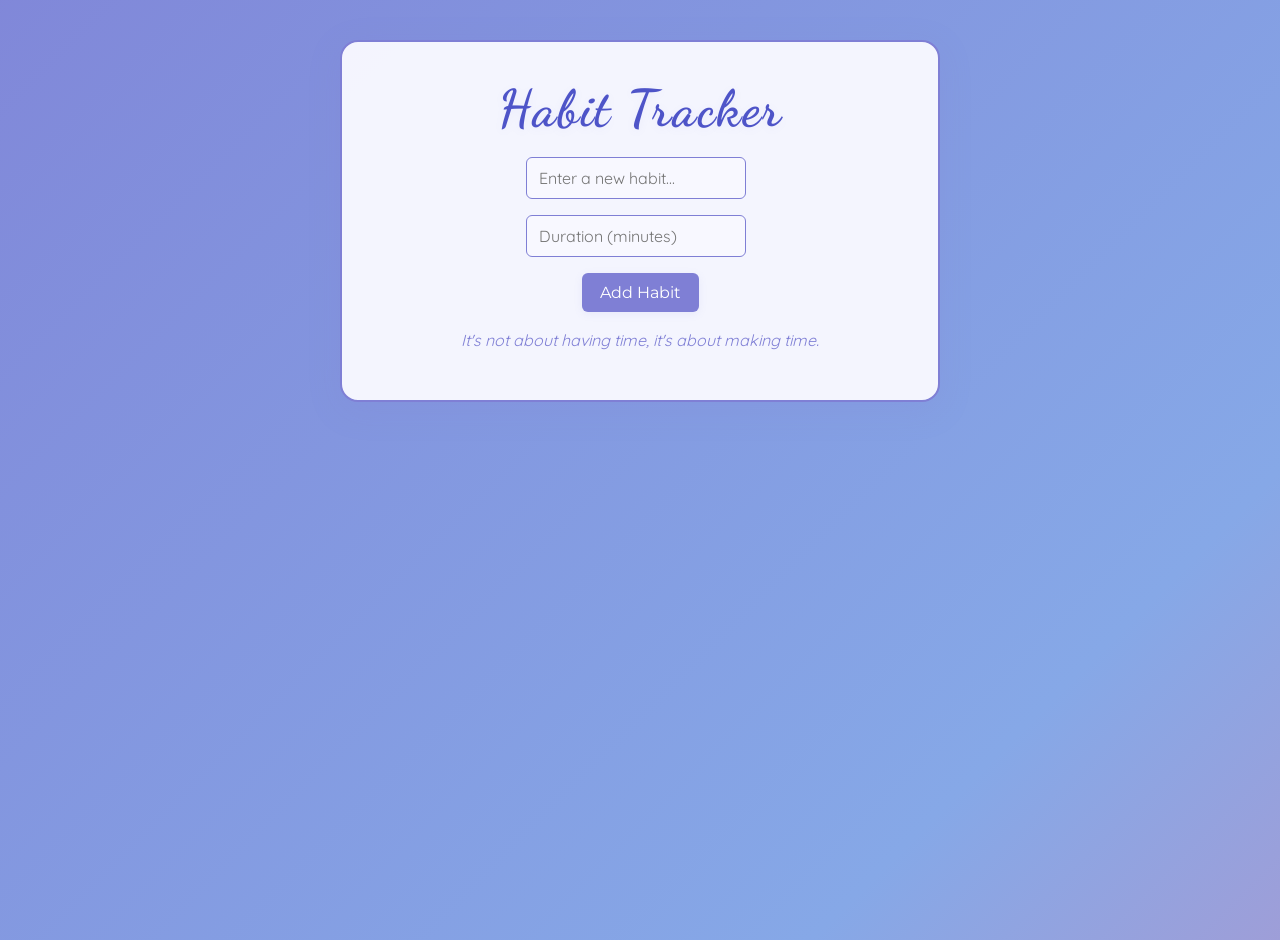
<file: habit-tracker/habit-tracker/index.html>
<!DOCTYPE html>
<html lang="en">
<head>

    <meta charset="UTF-8">
    <meta name="viewport" content="width=device-width, initial-scale=1.0">
    <title>Habit Tracker</title>
    <link rel="stylesheet" href="styles.css">

  <meta charset="UTF-8">
  <meta name="viewport" content="width=device-width, initial-scale=1.0">
  <title>Habit Tracker</title>
  <link rel="stylesheet" href="styles.css">
  <link rel="shortcut icon" href="./assets/image/favicon.png" type="image/x-icon">

</head>
<body>
    <div class="container">
        <h1>Habit Tracker</h1>
        <input type="text" id="habitInput" placeholder="Enter a new habit..." />
        <input type="number" id="timeInput" placeholder="Duration (minutes)" min="1" />
        <button id="addHabitBtn">Add Habit</button>
        <p class="quote" id="quote"></p>
        <ul id="habitList"></ul>
    </div>

    <script src="script.js"></script>
</body>
</html>
</file>
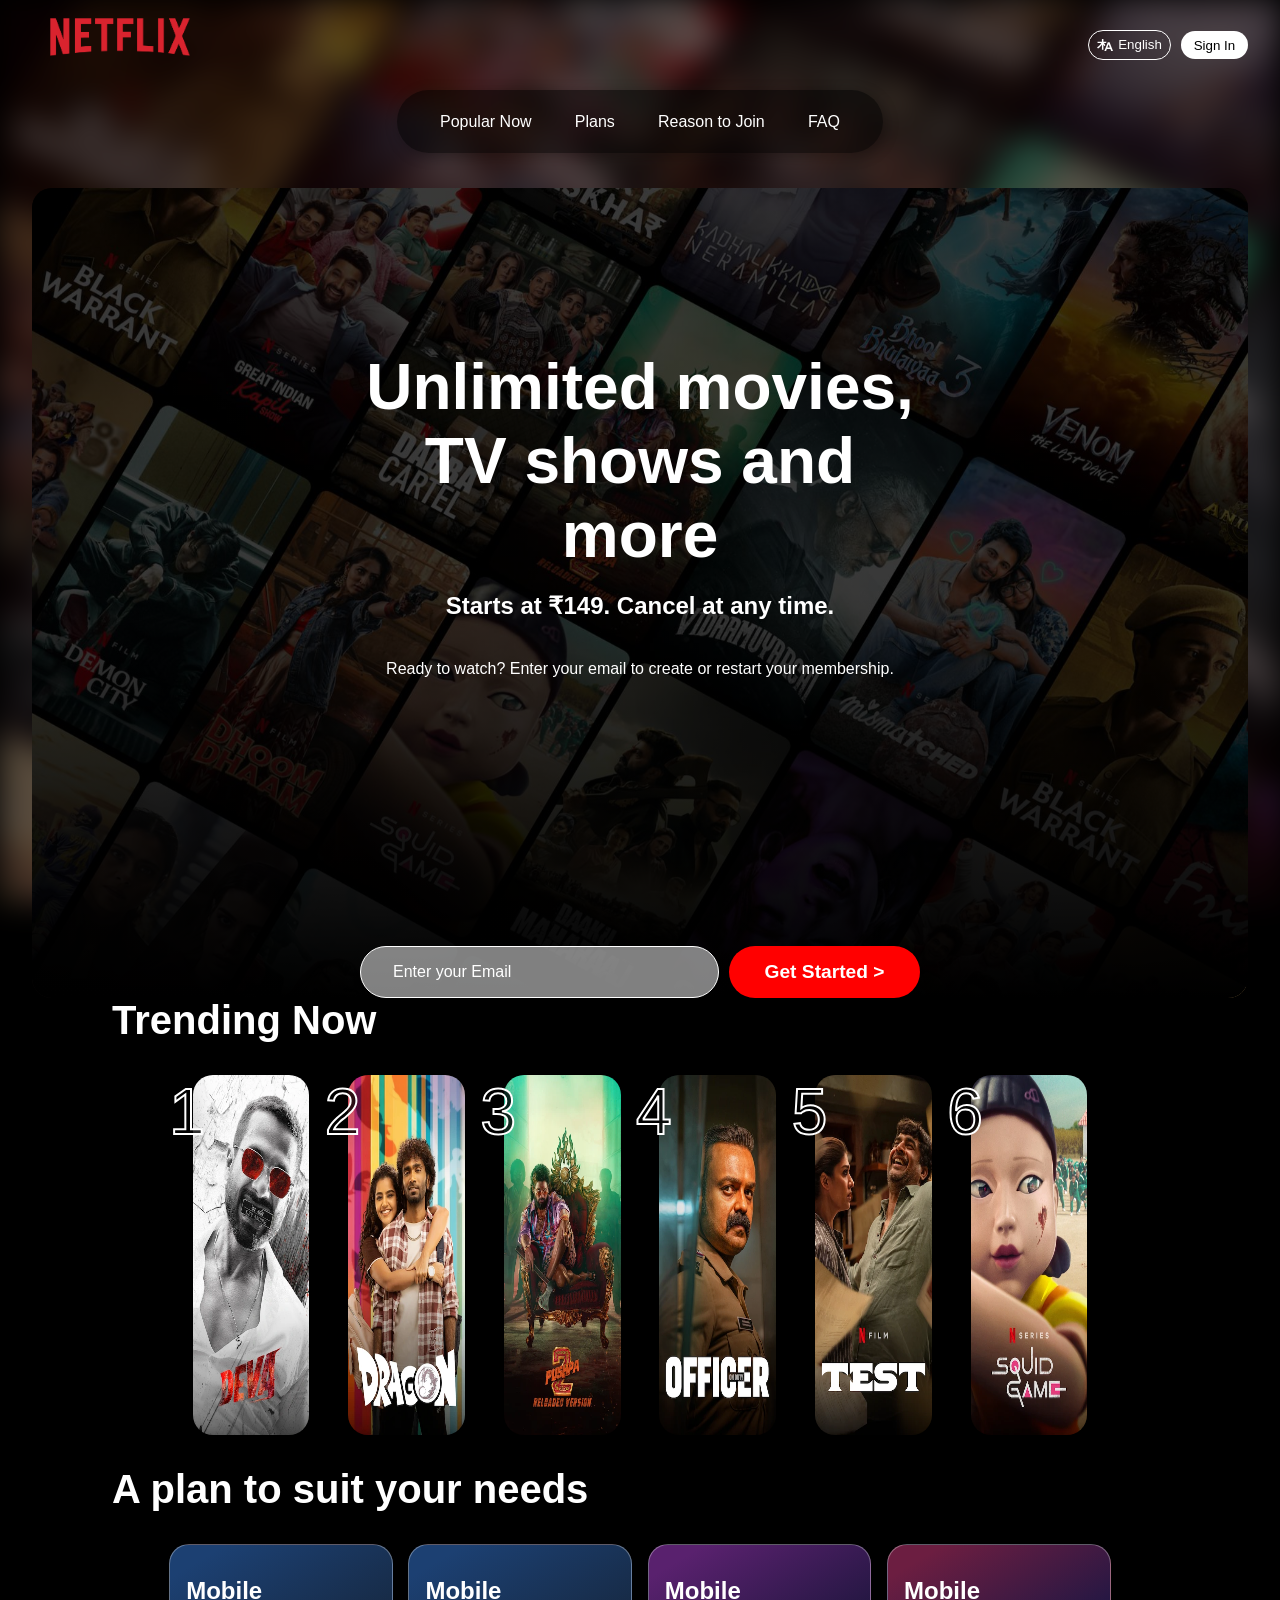
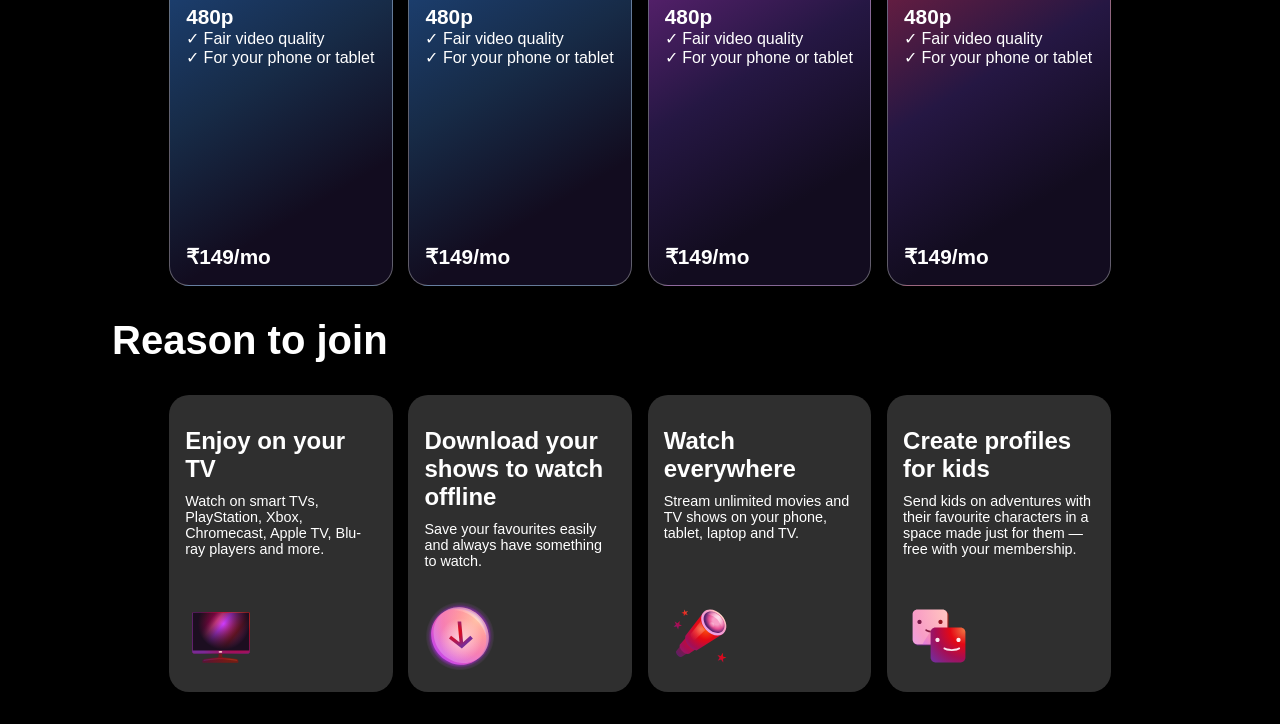
<file: netflix UI/Netflix clone/netflix.html>
<!DOCTYPE html>
<html lang="en">
<head>
    <meta charset="UTF-8">
    <meta name="viewport" content="width=device-width, initial-scale=1.0">
    <title>NETFLIX Clone</title>
    <link rel="stylesheet" href="netflix.css">
</head>
<body>
    <div class="mainNetflixContainer">
        <div class="backgroundContainer">
            <div class="pinkOverlay">
                
            </div>

        </div>
        <div class="contentContainer">
        <nav class="navContainer">
            <div class="upperNavBarSection">
                <div class="upperNavbarLeft">
                    <img class="netflixLogo" src="./NetflixLogo.png" alt="netflix logo">
                </div>
                <div class="upperNavbarRight">
                    <div class="navBarButtonContainer">
                        <div class="languageButtonContainer">
                            <button class="languageButton">
                                <svg xmlns="http://www.w3.org/2000/svg" fill="none" role="img" viewBox="0 0 16 16" width="16" 
                                height="16" data-icon="LanguagesSmall" 
                                aria-hidden="true"><path fill-rule="evenodd" clip-rule="evenodd" d="M10.7668 5.33333L10.5038 5.99715L9.33974 8.9355L8.76866 10.377L7.33333 14H9.10751L9.83505 12.0326H13.4217L14.162 14H16L12.5665 5.33333H10.8278H10.7668ZM10.6186 9.93479L10.3839 10.5632H11.1036H12.8856L11.6348 7.2136L10.6186 9.93479ZM9.52722 4.84224C9.55393 4.77481 9.58574 4.71045 9.62211 4.64954H6.41909V2H4.926V4.64954H0.540802V5.99715H4.31466C3.35062 7.79015 1.75173 9.51463 0 10.4283C0.329184 10.7138 0.811203 11.2391 1.04633 11.5931C2.55118 10.6795 3.90318 9.22912 4.926 7.57316V12.6667H6.41909V7.51606C6.81951 8.15256 7.26748 8.76169 7.7521 9.32292L8.31996 7.88955C7.80191 7.29052 7.34631 6.64699 6.9834 5.99715H9.06968L9.52722 4.84224Z" fill="currentColor"></path></svg>
                                <p>English</p>

                            </button>
                        </div>
                        <div class="signButtonContainer">
                            <button class="signinButton">Sign In</button>
                        </div>
                    </div>
                </div>
            </div>
            <div class="lowerNavbarSection">
                <ul class="menuList">
                    <li class="menuListItems">Popular Now</li>
                    <li class="menuListItems">Plans</li>
                    <li class="menuListItems">Reason to Join</li>
                    <li class="menuListItems">FAQ</li>

                </ul>
            </div>
        </nav>
        <section class="bannerSection">
            <div class="overlay"></div>
            <div class="bannerContainer">
                <h2>Unlimited movies, TV shows and more</h2>
                <h4>Starts at ₹149. Cancel at any time.</h4>
                <p>Ready to watch? Enter your email to create or restart your membership.</p>
                <div class="inputContainer">
                    <input type="email" placeholder="Enter your Email" class="emailInputBox">
                    <button class="getStartedButton">Get Started ></button>
                </div>

            </div>
        </section>
        <section class="carouselSection">
            <h2>Trending Now</h2>
            <div class="carousalCardContainer">
                
                <div class="carousalCard">
                    <div class="carouselNumberContainer">
                        <span>1</span>                    
                    </div>
                    <div class="carouselImageContainer">
                        <img class="carouselImage" src="./c1.webp">
                    </div>
                </div>
                <div class="carousalCard">
                    <div class="carouselNumberContainer">
                        <span>2</span>
                    </div>
                    <div class="carouselImageContainer">
                        <img class="carouselImage" src="./c2.webp">
                    </div>
                </div>
                <div class="carousalCard">
                    <div class="carouselNumberContainer"><span>3</span></div>
                    <div class="carouselImageContainer">
                        <img class="carouselImage" src="./c3n.png">
                    </div>
                </div>
                <div class="carousalCard">
                    <div class="carouselNumberContainer">
                        <span>4</span>
                    </div>
                    <div class="carouselImageContainer">
                        <img class="carouselImage" src="./c4.png">
                    </div>
                </div>
                <div class="carousalCard">
                    <div class="carouselNumberContainer">
                        <span>5</span></div>
                    <div class="carouselImageContainer">
                        <img class="carouselImage" src="./c5.png">
                    </div>
                </div>
                <div class="carousalCard">
                    <div class="carouselNumberContainer"><span>6</span></div>
                    <div class="carouselImageContainer">
                        <img class="carouselImage" src="./c6.png">
                    </div>
                </div>
            </div>
        </section>
        <section class="planSection">
            <h2>A plan to suit your needs</h2>
            <div class="plansContainer">
                <div class="planCard planCard1">
                    <div class="planCardsUpperContentt">
                        <h2>Mobile</h2>
                        <h4>480p</h4>
                        <p>&check; Fair video quality</p>
                        <p>&check; For your phone or tablet</p>
                    </div>
                    <div class="planCardsLowerContent">
                        <h4>₹149/mo</h4>
                    </div>
                </div>
                <div class="planCard planCard2">
                    <div class="planCardsUpperContentt">
                        <h2>Mobile</h2>
                        <h4>480p</h4>
                        <p>&check; Fair video quality</p>
                        <p>&check; For your phone or tablet</p>
                    </div>
                    <div class="planCardsLowerContent">
                        <h4>₹149/mo</h4>
                    </div>
                </div>
                <div class="planCard planCard3">
                    <div class="planCardsUpperContentt">
                        <h2>Mobile</h2>
                        <h4>480p</h4>
                        <p>&check; Fair video quality</p>
                        <p>&check; For your phone or tablet</p>
                    </div>
                    <div class="planCardsLowerContent">
                        <h4>₹149/mo</h4>
                    </div>
                </div>
                <div class="planCard planCard4">
                    <div class="planCardsUpperContentt">
                        <h2>Mobile</h2>
                        <h4>480p</h4>
                        <p>&check; Fair video quality</p>
                        <p>&check; For your phone or tablet</p>
                    </div>
                    <div class="planCardsLowerContent">
                        <h4>₹149/mo</h4>
                    </div>
                </div>
            </div>
        </section>
        <section class="reasonToJoinSection">
            <h2>Reason to join</h2>
            <div class="reasonsContainer">
                <div class="reasonCard reasonCard1">
                    <div class="reasonCardsUpperContentt">
                        <h2>Enjoy on your TV</h2>
                        <p>Watch on smart TVs, PlayStation, Xbox, Chromecast, Apple TV, Blu-ray players and more.</p>
                    </div>
                    <div class="reasonCardsLowerContent">
                        <svg width="72" height="72" viewBox="0 0 72 72" fill="none"><g id="television-core-small"><path id="Vector" fill-rule="evenodd" clip-rule="evenodd" d="M37.2 53.3992C37.2 52.7365 36.6628 52.1992 36 52.1992H34.8C34.1373 52.1992 33.6 52.7365 33.6 53.3992V56.2636C33.6 56.9129 33.0834 57.4433 32.4347 57.4739C30.3013 57.5744 28.1719 57.7834 26.0546 58.1011L19.444 59.0926C18.2692 59.2688 17.4 60.2782 17.4 61.4662V62.0992C17.4 62.4304 17.6686 62.6992 18 62.6992H52.8C53.1314 62.6992 53.4 62.4304 53.4 62.0992V61.4662C53.4 60.2782 52.5309 59.2688 51.3561 59.0926L44.7454 58.1011C42.6282 57.7834 40.4987 57.5744 38.3653 57.4739C37.7167 57.4433 37.2 56.9129 37.2 56.2636V53.3992Z" fill="url(#paint0_radial_5179_1308)"></path><path id="Vector_2" d="M18.6 60.7388C18.6 60.2306 18.9587 59.796 19.4602 59.711C22.0196 59.2775 29.7585 58.0508 35.4 58.0508C41.0415 58.0508 48.7804 59.2775 51.3398 59.711C51.8412 59.796 52.2 60.2306 52.2 60.7388C52.2 60.902 52.0575 61.0268 51.8967 61.0004C50.1219 60.707 40.9704 59.2409 35.4 59.2409C29.8295 59.2409 20.678 60.707 18.9033 61.0004C18.7425 61.0268 18.6 60.902 18.6 60.7388Z" fill="url(#paint1_radial_5179_1308)"></path><path id="Vector_3" d="M63 12H8.99995C8.00584 12 7.19995 12.8059 7.19995 13.8V51.6C7.19995 52.5941 8.00584 53.4 8.99995 53.4H63C63.9941 53.4 64.8 52.5941 64.8 51.6V13.8C64.8 12.8059 63.9941 12 63 12Z" fill="url(#paint2_linear_5179_1308)"></path><path id="Vector_4" d="M63 12H8.99995C8.00584 12 7.19995 12.8059 7.19995 13.8V51.6C7.19995 52.5941 8.00584 53.4 8.99995 53.4H63C63.9941 53.4 64.8 52.5941 64.8 51.6V13.8C64.8 12.8059 63.9941 12 63 12Z" fill="url(#paint3_radial_5179_1308)"></path><path id="Vector_5" fill-rule="evenodd" clip-rule="evenodd" d="M8.99995 12.6H63C63.663 12.6 64.2 13.1372 64.2 13.8V50.4H7.79995V13.8C7.79995 13.1372 8.33719 12.6 8.99995 12.6ZM7.19995 50.4V13.8C7.19995 12.8059 8.00581 12 8.99995 12H63C63.9942 12 64.8 12.8059 64.8 13.8V50.4V51.6C64.8 52.5941 63.9942 53.4 63 53.4H8.99995C8.00581 53.4 7.19995 52.5941 7.19995 51.6V50.4Z" fill="url(#paint4_radial_5179_1308)"></path><path id="Vector_6" d="M35.4 52.8C36.3941 52.8 37.2 52.3971 37.2 51.9C37.2 51.4029 36.3941 51 35.4 51C34.4059 51 33.6 51.4029 33.6 51.9C33.6 52.3971 34.4059 52.8 35.4 52.8Z" fill="url(#paint5_radial_5179_1308)"></path></g><defs><radialGradient id="paint0_radial_5179_1308" cx="0" cy="0" r="1" gradientUnits="userSpaceOnUse" gradientTransform="translate(50.3269 49.3723) rotate(118.526) scale(55.1579 46.2871)"><stop stop-color="#802600"></stop><stop offset="0.333333" stop-color="#6F181D"></stop><stop offset="0.666667" stop-color="#5B1333"></stop><stop offset="1" stop-color="#391945"></stop></radialGradient><radialGradient id="paint1_radial_5179_1308" cx="0" cy="0" r="1" gradientUnits="userSpaceOnUse" gradientTransform="translate(48.1077 53.6128) rotate(158.116) scale(32.7275 42.219)"><stop stop-color="#99421D"></stop><stop offset="0.333333" stop-color="#99161D"></stop><stop offset="0.666667" stop-color="#7D1845"></stop><stop offset="1" stop-color="#59216E"></stop></radialGradient><linearGradient id="paint2_linear_5179_1308" x1="10.4727" y1="14.9572" x2="56.1755" y2="51.4814" gradientUnits="userSpaceOnUse"><stop stop-color="#99161D"></stop><stop offset="0.245283" stop-color="#CA005B"></stop><stop offset="0.346698" stop-color="#FF479A"></stop><stop offset="0.46934" stop-color="#CC3CFF"></stop><stop offset="0.735849" stop-color="#BC1A22"></stop><stop offset="1" stop-color="#C94FF5"></stop></linearGradient><radialGradient id="paint3_radial_5179_1308" cx="0" cy="0" r="1" gradientUnits="userSpaceOnUse" gradientTransform="translate(38.6181 23.8286) rotate(90) scale(25.9571 25.8545)"><stop stop-color="#1C0E20" stop-opacity="0"></stop><stop offset="1" stop-color="#1C0E20"></stop></radialGradient><radialGradient id="paint4_radial_5179_1308" cx="0" cy="0" r="1" gradientUnits="userSpaceOnUse" gradientTransform="translate(54 20.1938) rotate(144.293) scale(47.2897 44.8232)"><stop stop-color="#EF7744"></stop><stop offset="0.333333" stop-color="#E50914"></stop><stop offset="0.666667" stop-color="#A70D53"></stop><stop offset="1" stop-color="#792A95"></stop></radialGradient><radialGradient id="paint5_radial_5179_1308" cx="0" cy="0" r="1" gradientUnits="userSpaceOnUse" gradientTransform="translate(36.525 51.3562) rotate(135) scale(4.58735)"><stop stop-color="#FFDCCC"></stop><stop offset="0.333333" stop-color="#FFBDC0"></stop><stop offset="0.666667" stop-color="#F89DC6"></stop><stop offset="1" stop-color="#E4A1FA"></stop></radialGradient></defs></svg>
                    </div>
                </div>
                <div class="reasonCard reasonCard2">
                    <div class="reasonCardsUpperContentt">
                        <h2>Download your shows to watch offline</h2>
                        <p>Save your favourites easily and always have something to watch.</p>
                    </div>
                    <div class="reasonCardsLowerContent">
                        <svg width="72" height="72" viewBox="0 0 72 72" fill="none"><g id="download-core-small"><path id="Vector" d="M36 70.2008C54.8882 70.2008 70.2001 54.8889 70.2001 36.0008C70.2001 17.1126 54.8882 1.80078 36 1.80078C17.1119 1.80078 1.80005 17.1126 1.80005 36.0008C1.80005 54.8889 17.1119 70.2008 36 70.2008Z" fill="url(#paint0_radial_5179_7940)"></path><path id="Vector_2" opacity="0.4" d="M64.7658 36.195C65.5206 51.5916 53.7908 63.5824 38.5668 62.977C23.3428 62.3722 10.3893 49.4 9.63446 34.0034C8.87954 18.6068 20.6091 6.61594 35.8331 7.22116C51.0571 7.82638 64.0104 20.7984 64.7658 36.195Z" fill="url(#paint1_radial_5179_7940)"></path><path id="Vector_3" d="M62.3657 37.9958C63.1205 53.3924 51.3908 65.3832 36.1668 64.7778C20.9428 64.173 7.9893 51.2008 7.23444 35.8041C6.47952 20.4075 18.2091 8.41672 33.4331 9.02194C48.6571 9.62716 61.6103 22.5992 62.3657 37.9958Z" fill="url(#paint2_radial_5179_7940)"></path><path id="Vector_4" opacity="0.5" d="M64.7658 36.195C65.5206 51.5916 53.7908 63.5824 38.5668 62.977C23.3428 62.3722 10.3893 49.4 9.63446 34.0034C8.87954 18.6068 20.6091 6.61594 35.8331 7.22116C51.0571 7.82638 64.0104 20.7984 64.7658 36.195Z" fill="url(#paint3_radial_5179_7940)"></path><path id="Vector_5" opacity="0.6" d="M36.9 60.6C48.6636 60.6 58.2 51.0637 58.2 39.3C58.2 27.5363 48.6636 18 36.9 18C25.1363 18 15.6 27.5363 15.6 39.3C15.6 51.0637 25.1363 60.6 36.9 60.6Z" fill="url(#paint4_radial_5179_7940)"></path><path id="Vector_6" fill-rule="evenodd" clip-rule="evenodd" d="M39.0849 42.2727L46.3387 35.76L48.8945 38.5142L38.9118 47.477L37.8466 48.4333L36.6071 47.477L24.9899 38.5142L27.0434 35.76L35.4849 42.2727L33.6 21.6016H37.2L39.0849 42.2727Z" fill="url(#paint5_radial_5179_7940)"></path><path id="Vector_7" opacity="0.4" fill-rule="evenodd" clip-rule="evenodd" d="M61.6566 34.9618C61.7832 35.3893 62.391 35.3233 62.3694 34.878C61.6962 21.1369 50.1509 9.55975 36.5817 9.01957C34.4606 8.93515 32.4155 9.12541 30.4772 9.55909C30.0745 9.64915 30.1575 10.2082 30.5697 10.2246C45.0094 10.7979 57.6246 21.2971 61.6566 34.9618Z" fill="url(#paint6_radial_5179_7940)"></path></g><defs><radialGradient id="paint0_radial_5179_7940" cx="0" cy="0" r="1" gradientUnits="userSpaceOnUse" gradientTransform="translate(36.0001 36.1837) rotate(-90) scale(34.3829)"><stop offset="0.782019" stop-color="#982DBE"></stop><stop offset="0.906819" stop-color="#B038DC" stop-opacity="0.2"></stop><stop offset="1" stop-color="#E4A1FA" stop-opacity="0"></stop></radialGradient><radialGradient id="paint1_radial_5179_7940" cx="0" cy="0" r="1" gradientUnits="userSpaceOnUse" gradientTransform="translate(52.9937 20.0992) rotate(135) scale(49.9836)"><stop stop-color="#FFDCCC"></stop><stop offset="0.333333" stop-color="#FFBDC0"></stop><stop offset="0.666667" stop-color="#F89DC6"></stop><stop offset="1" stop-color="#E4A1FA"></stop></radialGradient><radialGradient id="paint2_radial_5179_7940" cx="0" cy="0" r="1" gradientUnits="userSpaceOnUse" gradientTransform="translate(52.7999 19.6937) rotate(135) scale(53.1037)"><stop stop-color="#FFA984"></stop><stop offset="0.333333" stop-color="#FF787F"></stop><stop offset="0.666667" stop-color="#F45FA2"></stop><stop offset="1" stop-color="#C44AF1"></stop></radialGradient><radialGradient id="paint3_radial_5179_7940" cx="0" cy="0" r="1" gradientUnits="userSpaceOnUse" gradientTransform="translate(52.9937 20.0992) rotate(135) scale(49.9836)"><stop stop-color="#FFDCCC"></stop><stop offset="0.333333" stop-color="#FFBDC0"></stop><stop offset="0.666667" stop-color="#F89DC6"></stop><stop offset="1" stop-color="#E4A1FA"></stop></radialGradient><radialGradient id="paint4_radial_5179_7940" cx="0" cy="0" r="1" gradientUnits="userSpaceOnUse" gradientTransform="translate(36.9 39.3) scale(21.3)"><stop stop-color="white"></stop><stop offset="1" stop-color="white" stop-opacity="0"></stop></radialGradient><radialGradient id="paint5_radial_5179_7940" cx="0" cy="0" r="1" gradientUnits="userSpaceOnUse" gradientTransform="translate(31.2 32.1016) rotate(39.5226) scale(15.5567)"><stop stop-color="#EF7744"></stop><stop offset="0.2406" stop-color="#E50914"></stop><stop offset="1" stop-color="#792A95"></stop></radialGradient><radialGradient id="paint6_radial_5179_7940" cx="0" cy="0" r="1" gradientUnits="userSpaceOnUse" gradientTransform="translate(50.7 21.3) rotate(-180) scale(30)"><stop stop-color="white"></stop><stop offset="1" stop-color="white" stop-opacity="0"></stop></radialGradient></defs></svg>
                    </div>
                </div>
                <div class="reasonCard reasonCard3">
                    <div class="reasonCardsUpperContentt">
                        <h2>Watch everywhere</h2>
                        <p>Stream unlimited movies and TV shows on your phone, tablet, laptop and TV.</p>
                    </div>
                    <div class="reasonCardsLowerContent">
                        <svg width="72" height="72" viewBox="0 0 72 72" fill="none"><g id="telescope-core-small"><path id="Vector" d="M24.0492 36.6016L33.6 46.3898L17.8029 56.8633C17.8029 56.8633 15.8891 57.6983 13.625 55.2638C11.361 52.8293 12.1235 51.238 12.1235 51.238L24.0492 36.6016Z" fill="url(#paint0_radial_5179_1664)"></path><path id="Vector_2" d="M25.0344 34.1992L36 46.151L25.0616 53.8043C25.0616 53.8043 21.8289 55.0984 18.0987 51.0172C14.3686 46.9358 15.9198 44.5105 15.9198 44.5105L25.0344 34.1992Z" fill="url(#paint1_radial_5179_1664)"></path><path id="Vector_3" d="M39 13.0195L59.1 33.6788L32.5325 50.4142C32.5325 50.4142 28.7459 50.2552 24.3978 45.4897C20.0498 40.7243 21.4096 35.8101 21.4096 35.8101L39 13.0195Z" fill="url(#paint2_radial_5179_1664)"></path><path id="Vector_4" d="M57.6709 15.3516C63.1044 21.2807 63.9858 29.2883 59.6386 33.2371C55.2916 37.186 47.3628 35.5806 41.9292 29.6515C36.4954 23.7224 35.6145 15.7148 39.9615 11.766C44.3084 7.81716 52.2372 9.42252 57.6709 15.3516Z" fill="url(#paint3_radial_5179_1664)"></path><path id="Vector_5" d="M58.3787 31.255C54.8121 34.5032 48.2143 33.0817 43.6421 28.0798C39.07 23.078 38.2547 16.39 41.8213 13.1419C45.3879 9.89364 51.9857 11.3152 56.5579 16.3171C61.1298 21.3189 61.9452 28.0069 58.3787 31.255Z" fill="url(#paint4_radial_5179_1664)"></path><path id="Vector_6" opacity="0.85" d="M59.6783 28.823C60.576 24.1785 59.6544 20.5934 56.1603 16.6199C52.6662 12.6464 47.3508 10.8657 43.7796 12.7598C39.371 15.098 48.3734 13.5961 53.4577 19.5815C57.8259 24.724 58.8516 33.1009 59.6783 28.823Z" fill="url(#paint5_radial_5179_1664)"></path><path id="Vector_7" opacity="0.4" d="M50.3979 25.2452C50.4549 26.7239 49.2932 27.7677 47.8032 27.5766C46.3131 27.3856 45.059 26.032 45.002 24.5532C44.945 23.0745 46.1067 22.0307 47.5968 22.2218C49.0868 22.4128 50.341 23.7664 50.3979 25.2452Z" fill="url(#paint6_radial_5179_1664)"></path><path id="Vector_8" opacity="0.6" d="M36.9217 21.0039L26.4258 34.3627C26.3297 36.4604 28.2903 39.5534 30.0334 40.8344L41.2345 29.9105C39.6 28.2005 36.9591 24.1025 36.9217 21.0039Z" fill="url(#paint7_radial_5179_1664)"></path><path id="Vector_9" fill-rule="evenodd" clip-rule="evenodd" d="M20.0576 9.60156L21.479 11.7187L24 11.0654L22.3575 13.0272L23.7789 15.1444L21.3424 14.2397L19.7 16.2016L19.8365 13.6806L17.4 12.7759L19.9209 12.1225L20.0576 9.60156ZM58.776 52.8016L58.9623 56.4685L62.4 57.4188L59.0774 58.7347L59.2637 62.4016L57.0239 59.548L53.7014 60.8638L55.6397 57.7843L53.4 54.9307L56.8377 55.8811L58.776 52.8016ZM15.206 24.2101L15.8768 21.0016L13.4793 23.1964L10.6853 21.5563L11.9975 24.553L9.59998 26.7478L12.8085 26.405L14.1207 29.4016L14.7915 26.1931L18 25.8502L15.206 24.2101Z" fill="url(#paint8_linear_5179_1664)"></path></g><defs><radialGradient id="paint0_radial_5179_1664" cx="0" cy="0" r="1" gradientUnits="userSpaceOnUse" gradientTransform="translate(36.6875 32.7016) rotate(135) scale(34.9134)"><stop stop-color="#99421D"></stop><stop offset="0.333333" stop-color="#99161D"></stop><stop offset="0.666667" stop-color="#7D1845"></stop><stop offset="1" stop-color="#59216E"></stop></radialGradient><radialGradient id="paint1_radial_5179_1664" cx="0" cy="0" r="1" gradientUnits="userSpaceOnUse" gradientTransform="translate(42.5937 27.2992) rotate(135) scale(44.5477 44.5279)"><stop stop-color="#EF7744"></stop><stop offset="0.333333" stop-color="#E50914"></stop><stop offset="0.666667" stop-color="#A70D53"></stop><stop offset="1" stop-color="#792A95"></stop></radialGradient><radialGradient id="paint2_radial_5179_1664" cx="0" cy="0" r="1" gradientUnits="userSpaceOnUse" gradientTransform="translate(42.3 29.106) rotate(135) scale(31.8127)"><stop stop-color="#FB540D"></stop><stop offset="0.333333" stop-color="#E50914"></stop><stop offset="0.666667" stop-color="#A70D53"></stop><stop offset="1" stop-color="#792A95"></stop></radialGradient><radialGradient id="paint3_radial_5179_1664" cx="0" cy="0" r="1" gradientUnits="userSpaceOnUse" gradientTransform="translate(57.675 14.7078) rotate(134.326) scale(24.0433 24.0367)"><stop stop-color="#FFDCCC"></stop><stop offset="0.333333" stop-color="#FFBDC0"></stop><stop offset="0.666667" stop-color="#F89DC6"></stop><stop offset="1" stop-color="#E4A1FA"></stop></radialGradient><radialGradient id="paint4_radial_5179_1664" cx="0" cy="0" r="1" gradientUnits="userSpaceOnUse" gradientTransform="translate(52.1305 21.273) rotate(141.875) scale(9.87138 12.8159)"><stop offset="0.307292" stop-color="#F89DC6"></stop><stop offset="0.645392" stop-color="#E75094"></stop><stop offset="1" stop-color="#59216E"></stop></radialGradient><radialGradient id="paint5_radial_5179_1664" cx="0" cy="0" r="1" gradientUnits="userSpaceOnUse" gradientTransform="translate(55.8 15.6) rotate(135) scale(13.1522)"><stop stop-color="white"></stop><stop offset="1" stop-color="white" stop-opacity="0"></stop></radialGradient><radialGradient id="paint6_radial_5179_1664" cx="0" cy="0" r="1" gradientUnits="userSpaceOnUse" gradientTransform="translate(49.2362 22.9648) rotate(131.079) scale(5.08644 6.006)"><stop stop-color="white"></stop><stop offset="1" stop-color="white" stop-opacity="0"></stop></radialGradient><radialGradient id="paint7_radial_5179_1664" cx="0" cy="0" r="1" gradientUnits="userSpaceOnUse" gradientTransform="translate(36.8758 29.1353) rotate(137.622) scale(13.5764)"><stop stop-color="#FFA984"></stop><stop offset="1" stop-color="#F7636B" stop-opacity="0"></stop></radialGradient><linearGradient id="paint8_linear_5179_1664" x1="44.65" y1="27.9016" x2="24.25" y2="48.3016" gradientUnits="userSpaceOnUse"><stop stop-color="#EF7744"></stop><stop offset="0.333333" stop-color="#E50914"></stop><stop offset="0.666667" stop-color="#A70D53"></stop><stop offset="1" stop-color="#792A95"></stop></linearGradient></defs></svg>
                    </div>
                </div>
                <div class="reasonCard reasonCard4">
                    <div class="reasonCardsUpperContentt">
                        <h2>Create profiles for kids</h2>
                        <p>Send kids on adventures with their favourite characters in a space made just for them — free with your membership.</p>
                    </div>
                    <div class="reasonCardsLowerContent">
                        <svg width="72" height="72" viewBox="0 0 72 72" fill="none"><g id="profiles-core-small"><path id="Vector" d="M10.8 15.6008C10.8 12.9499 12.949 10.8008 15.5999 10.8008H40.8C43.4509 10.8008 45.6 12.9498 45.6 15.6008V40.8007C45.6 43.4516 43.4509 45.6007 40.8 45.6007H15.6C12.949 45.6007 10.8 43.4517 10.8 40.8007V15.6008Z" fill="url(#paint0_radial_5179_7919)"></path><path id="Vector_2" d="M9.59998 14.4016C9.59998 11.7506 11.749 9.60162 14.4 9.60156H39.6C42.251 9.60156 44.4 11.7506 44.4 14.4016V39.6015C44.4 42.2525 42.251 44.4015 39.6 44.4015H14.4C11.749 44.4016 9.59998 42.2525 9.59998 39.6015V14.4016Z" fill="url(#paint1_radial_5179_7919)"></path><path id="Vector_3" d="M18.6 21.9008C18.6 23.0606 17.6598 24.0008 16.5 24.0008C15.3402 24.0008 14.4 23.0606 14.4 21.9008C14.4 20.741 15.3402 19.8008 16.5 19.8008C17.6598 19.8008 18.6 20.741 18.6 21.9008Z" fill="url(#paint2_radial_5179_7919)"></path><path id="Vector_4" d="M39.6 21.9008C39.6 23.0606 38.6598 24.0008 37.5 24.0008C36.3402 24.0008 35.4 23.0606 35.4 21.9008C35.4 20.741 36.3402 19.8008 37.5 19.8008C38.6598 19.8008 39.6 20.741 39.6 21.9008Z" fill="url(#paint3_radial_5179_7919)"></path><path id="Vector_5" d="M23.6713 29.4501C23.2437 29.1967 22.6917 29.3379 22.4383 29.7655C22.1848 30.1932 22.3261 30.7452 22.7537 30.9986C23.8254 31.6337 26.769 32.7744 30.6375 32.7744C34.506 32.7744 37.4497 31.6337 38.5213 30.9986C38.949 30.7452 39.0902 30.1932 38.8368 29.7655C38.5834 29.3379 38.0313 29.1967 37.6037 29.4501C36.8191 29.9151 34.194 30.9744 30.6375 30.9744C27.081 30.9744 24.456 29.9151 23.6713 29.4501Z" fill="url(#paint4_radial_5179_7919)"></path><path id="Vector_6" opacity="0.35" d="M19.2 44.4016H28.2L32.4 27.6016C30.2787 28.1801 28.4542 29.5387 27.2921 31.4053L19.2 44.4016Z" fill="url(#paint5_radial_5179_7919)"></path><path id="Vector_7" d="M27.6 32.4016C27.6 29.7506 29.749 27.6016 32.4 27.6016L57.6 27.6016C60.2508 27.6016 62.4 29.7506 62.4 32.4016V57.6015C62.4 60.2524 60.2508 62.4016 57.6 62.4016H32.4C29.749 62.4016 27.6 60.2524 27.6 57.6016V32.4016Z" fill="url(#paint6_radial_5179_7919)"></path><path id="Vector_8" d="M36.6 39.9008C36.6 41.0606 35.6598 42.0008 34.5 42.0008C33.3402 42.0008 32.4 41.0606 32.4 39.9008C32.4 38.741 33.3402 37.8008 34.5 37.8008C35.6598 37.8008 36.6 38.741 36.6 39.9008Z" fill="url(#paint7_radial_5179_7919)"></path><path id="Vector_9" d="M57.6 39.9008C57.6 41.0606 56.6598 42.0008 55.5 42.0008C54.3402 42.0008 53.4 41.0606 53.4 39.9008C53.4 38.741 54.3402 37.8008 55.5 37.8008C56.6598 37.8008 57.6 38.741 57.6 39.9008Z" fill="url(#paint8_radial_5179_7919)"></path><path id="Vector_10" d="M41.8213 47.6025C41.3937 47.349 40.8416 47.4903 40.5882 47.9179C40.3348 48.3455 40.476 48.8976 40.9037 49.1509C41.9753 49.786 44.919 50.9267 48.7875 50.9267C52.656 50.9267 55.5996 49.786 56.6713 49.1509C57.0989 48.8976 57.2402 48.3455 56.9867 47.9179C56.7333 47.4903 56.1813 47.349 55.7537 47.6025C54.969 48.0674 52.344 49.1267 48.7875 49.1267C45.231 49.1267 42.6059 48.0674 41.8213 47.6025Z" fill="url(#paint9_radial_5179_7919)"></path></g><defs><radialGradient id="paint0_radial_5179_7919" cx="0" cy="0" r="1" gradientUnits="userSpaceOnUse" gradientTransform="translate(39.075 17.6882) rotate(135) scale(32.8097)"><stop stop-color="#99421D"></stop><stop offset="0.333333" stop-color="#99161D"></stop><stop offset="0.666667" stop-color="#7D1845"></stop><stop offset="1" stop-color="#59216E"></stop></radialGradient><radialGradient id="paint1_radial_5179_7919" cx="0" cy="0" r="1" gradientUnits="userSpaceOnUse" gradientTransform="translate(62.4 8.70157) rotate(133.87) scale(75.3216)"><stop stop-color="#FFDCCC"></stop><stop offset="0.333333" stop-color="#FFBDC0"></stop><stop offset="0.666667" stop-color="#F89DC6"></stop><stop offset="1" stop-color="#E4A1FA"></stop></radialGradient><radialGradient id="paint2_radial_5179_7919" cx="0" cy="0" r="1" gradientUnits="userSpaceOnUse" gradientTransform="translate(60.3 11.1008) rotate(133.939) scale(68.7426 55.9547)"><stop stop-color="#99421D"></stop><stop offset="0.333333" stop-color="#99161D"></stop><stop offset="0.666667" stop-color="#7D1845"></stop><stop offset="1" stop-color="#59216E"></stop></radialGradient><radialGradient id="paint3_radial_5179_7919" cx="0" cy="0" r="1" gradientUnits="userSpaceOnUse" gradientTransform="translate(60.3 11.1008) rotate(133.939) scale(68.7426 55.9547)"><stop stop-color="#99421D"></stop><stop offset="0.333333" stop-color="#99161D"></stop><stop offset="0.666667" stop-color="#7D1845"></stop><stop offset="1" stop-color="#59216E"></stop></radialGradient><radialGradient id="paint4_radial_5179_7919" cx="0" cy="0" r="1" gradientUnits="userSpaceOnUse" gradientTransform="translate(60.3 11.0994) rotate(133.939) scale(68.7426 55.9548)"><stop stop-color="#99421D"></stop><stop offset="0.333333" stop-color="#99161D"></stop><stop offset="0.666667" stop-color="#7D1845"></stop><stop offset="1" stop-color="#59216E"></stop></radialGradient><radialGradient id="paint5_radial_5179_7919" cx="0" cy="0" r="1" gradientUnits="userSpaceOnUse" gradientTransform="translate(39.6 27.9016) rotate(135) scale(23.3345)"><stop stop-color="#FFA984"></stop><stop offset="0.333333" stop-color="#FF787F"></stop><stop offset="0.666667" stop-color="#F45FA2"></stop><stop offset="1" stop-color="#C44AF1"></stop></radialGradient><radialGradient id="paint6_radial_5179_7919" cx="0" cy="0" r="1" gradientUnits="userSpaceOnUse" gradientTransform="translate(61.8 29.7016) rotate(135) scale(43.2749)"><stop stop-color="#EF7744"></stop><stop offset="0.333333" stop-color="#E50914"></stop><stop offset="0.666667" stop-color="#A70D53"></stop><stop offset="1" stop-color="#792A95"></stop></radialGradient><radialGradient id="paint7_radial_5179_7919" cx="0" cy="0" r="1" gradientUnits="userSpaceOnUse" gradientTransform="translate(62.1 11.1008) rotate(137.146) scale(73.6614 60.3576)"><stop stop-color="#FFDCCC"></stop><stop offset="0.333333" stop-color="#FDF6F6"></stop><stop offset="0.666667" stop-color="#FADCE9"></stop><stop offset="1" stop-color="#E4A1FA"></stop></radialGradient><radialGradient id="paint8_radial_5179_7919" cx="0" cy="0" r="1" gradientUnits="userSpaceOnUse" gradientTransform="translate(62.1 11.1008) rotate(137.146) scale(73.6614 60.3576)"><stop stop-color="#FFDCCC"></stop><stop offset="0.333333" stop-color="#FDF6F6"></stop><stop offset="0.666667" stop-color="#FADCE9"></stop><stop offset="1" stop-color="#E4A1FA"></stop></radialGradient><radialGradient id="paint9_radial_5179_7919" cx="0" cy="0" r="1" gradientUnits="userSpaceOnUse" gradientTransform="translate(62.1 11.1017) rotate(137.146) scale(73.6614 60.3576)"><stop stop-color="#FFDCCC"></stop><stop offset="0.333333" stop-color="#FDF6F6"></stop><stop offset="0.666667" stop-color="#FADCE9"></stop><stop offset="1" stop-color="#E4A1FA"></stop></radialGradient></defs></svg>
                    </div>
                </div>
            </div>
        </section>
        <section class="faqSection"></section>
        <section class="getStartedSection"></section>
        <footer></footer>
    </div>
    </div>
</body>
</html>
</file>
<file: habit-tracker/habit-tracker/styles.css>
@import url('https://fonts.googleapis.com/css2?family=Montserrat:wght@400;700&family=Quicksand:wght@400;700&family=Dancing+Script:wght@700&display=swap');

:root {
  --blurple-bg: #e6e6fa;
  --blurple-main: #7f7fd5;
  --blurple-accent: #86a8e7;
  --blurple-magenta: #f779a1;
  --blurple-white: #f8f8ff;
  --blurple-dark: #4e54c8;
  --blurple-btn: #7f7fd5;
  --blurple-btn-hover: #4e54c8;
  --blurple-danger: #f779a1;
  --blurple-danger-hover: #c94f7c;
}

* {
  margin: 0;
  padding: 0;
  box-sizing: border-box;
  font-family: Arial, sans-serif;
}

body {
  min-height: 100vh;
  margin: 0;
  font-family: 'Quicksand', 'Montserrat', 'Segoe UI', Arial, sans-serif;
  background: linear-gradient(135deg, var(--blurple-main) 0%, var(--blurple-accent) 50%, var(--blurple-magenta) 100%);
  background-size: 200% 200%;
  background-position: 0% 50%;
  background-repeat: no-repeat;
  animation: bgMove 12s ease-in-out infinite;
}

@keyframes bgMove {
  0% {
    background-position: 0% 50%;
  }
  50% {
    background-position: 100% 50%;
  }
  100% {
    background-position: 0% 50%;
  }
}

.container {
  max-width: 600px;
  width: 90%;
  margin: 40px auto;
  background: rgba(248, 248, 255, 0.97);
  border-radius: 18px;
  box-shadow: 0 8px 32px rgba(127,127,213,0.18);
  padding: 36px 32px 32px 32px;
  display: flex;
  flex-direction: column;
  align-items: center;
  font-family: 'Montserrat', 'Quicksand', 'Segoe UI', Arial, sans-serif;
  border: 2px solid var(--blurple-main);
  opacity: 0;
  animation: fadeIn 1.2s cubic-bezier(0.4,0,0.2,1) 0.2s forwards;
}

@keyframes fadeIn {
  from { opacity: 0; transform: translateY(40px); }
  to { opacity: 1; transform: translateY(0); }
}

h1 {
  font-family: 'Dancing Script', cursive, 'Montserrat', 'Quicksand', 'Segoe UI', Arial, sans-serif;
  font-size: 3.2rem;
  margin-bottom: 18px;
  color: var(--blurple-dark);
  letter-spacing: 2px;
  text-shadow: 0 2px 8px rgba(127,127,213,0.08);
  animation: fadeIn 1.2s cubic-bezier(0.4,0,0.2,1) 0.4s both;
}

input[type="text"], input[type="number"] {
  padding: 10px 12px;
  margin: 0 8px 16px 0;
  border: 1.5px solid var(--blurple-main);
  border-radius: 6px;
  font-size: 1rem;
  width: 220px;
  background: var(--blurple-white);
  transition: border 0.2s, box-shadow 0.3s;
  font-family: 'Quicksand', 'Montserrat', 'Segoe UI', Arial, sans-serif;
  color: var(--blurple-dark);
  box-shadow: 0 0 0 0 rgba(127,127,213,0);
}

input[type="text"]:focus, input[type="number"]:focus {
  border: 2px solid var(--blurple-dark);
  outline: none;
  box-shadow: 0 0 8px 0 var(--blurple-accent);
}

#addHabitBtn {
  padding: 10px 18px;
  background: var(--blurple-btn);
  color: #fff;
  border: none;
  border-radius: 6px;
  font-size: 1rem;
  cursor: pointer;
  margin-bottom: 18px;
  transition: background 0.2s, transform 0.15s, box-shadow 0.2s;
  font-family: 'Montserrat', 'Quicksand', 'Segoe UI', Arial, sans-serif;
  box-shadow: 0 2px 8px rgba(127,127,213,0.10);
  animation: fadeIn 1.2s cubic-bezier(0.4,0,0.2,1) 0.6s both;
}

#addHabitBtn:hover {
  background: var(--blurple-btn-hover);
  transform: translateY(-2px) scale(1.04);
  box-shadow: 0 4px 16px rgba(127,127,213,0.18);
}

.quote {
  font-style: italic;
  color: var(--blurple-main);
  margin-bottom: 18px;
  text-align: center;
  font-family: 'Quicksand', 'Montserrat', 'Segoe UI', Arial, sans-serif;
  animation: fadeIn 1.2s cubic-bezier(0.4,0,0.2,1) 0.8s both;
}

ul#habitList {
  list-style: none;
  padding: 0;
  width: 100%;
}

.habit-item {
  display: flex;
  align-items: center;
  margin-bottom: 16px;
  gap: 10px;
  background: linear-gradient(90deg, var(--blurple-white) 60%, var(--blurple-accent) 100%);
  border-radius: 10px;
  box-shadow: 0 2px 8px rgba(127,127,213,0.10);
  padding: 12px 16px;
  position: relative;
  font-family: 'Quicksand', 'Montserrat', 'Segoe UI', Arial, sans-serif;
  border: 1.5px solid var(--blurple-main);
  opacity: 0;
  animation: fadeIn 1.1s cubic-bezier(0.4,0,0.2,1) both;
  animation-delay: 1s;
  transition: box-shadow 0.2s, transform 0.18s;
}

.habit-item:hover {
  box-shadow: 0 6px 24px rgba(127,127,213,0.18);
  transform: translateY(-2px) scale(1.015);
}

.habit-item span {
  flex-shrink: 0;
  min-width: 140px;
  font-size: 1.08rem;
  color: var(--blurple-dark);
}

.days-checkboxes {
  display: flex;
  gap: 4px;
  margin-left: 10px;
}

.days-checkboxes label {
  color: var(--blurple-main);
  font-weight: 600;
  transition: color 0.2s;
}

.days-checkboxes input[type="checkbox"]:checked {
  accent-color: var(--blurple-magenta);
}

.streak {
  font-weight: bold;
  color: var(--blurple-magenta);
  margin-left: 0;
  transition: color 0.2s;
}

.delete-btn {
  margin-left: 0;
  margin-right: 14px;
  background: var(--blurple-danger);
  color: white;
  border: none;
  border-radius: 4px;
  padding: 6px 14px;
  cursor: pointer;
  transition: background 0.2s, transform 0.1s, box-shadow 0.2s;
  font-size: 1rem;
  box-shadow: 0 1px 4px rgba(247,121,161,0.10);
  font-family: 'Montserrat', 'Quicksand', 'Segoe UI', Arial, sans-serif;
  align-self: flex-end;
}

.delete-btn:hover {
  background: var(--blurple-danger-hover);
  transform: scale(1.07) rotate(-2deg);
  box-shadow: 0 4px 16px rgba(247,121,161,0.18);
}
</file>
<file: netflix UI/Netflix clone/netflix.css>
*{
    margin: 0;
    padding: 0;
    box-sizing: border-box;
    font-family:'Franklin Gothic Medium', 'Arial Narrow', Arial, sans-serif;
}
body{
    background-color: black;
}
.mainNetflixContainer{
    /* border: 2px solid red; */
    /* padding: 2rem 2rem; */
    background-color: black;
    position: relative;
}

.backgroundContainer{
    background-image: url("./back-image.jpg");
    filter:blur(16px);
    height: 100vh;
    position: relative;
}
.pinkOverlay{
    background-color: rgba(153, 3, 28, 0.1);
    height: 100%;
    width: 100%;
}
.contentContainer{
    position: absolute;
    top: 0;
    background-color: rgba(0, 0, 0, 0.5);
    padding: 0rem 2rem;
}
nav{
    /* border: 2px solid green; */
    height: 20vh;
}

.upperNavBarSection{
    /* border: 2px solid blue; */
    display: flex;
    height: 50%;
}
.upperNavbarLeft{
    /* border: 2px solid red; */
    width: 50%;
}
.netflixLogo{
    width: 29%;
}

.upperNavbarRight{
    /* border: 2px solid green; */
    width: 50%;
}
.navBarButtonContainer{
    display: flex;
    justify-content: flex-end;
    align-items: center;
    /* border: 2px solsid green; */
    height: 100%;
}
.languageButton{
    display: flex;
    padding: .4rem .5rem;
    border-radius: 50px;
    background: transparent;
    border: 1px solid white;
    outline: none;
    color: white;

}
.signinButton{
    background-color: white;
    padding: .4rem .8rem;
    border-radius: 50px;
    outline: none;
    border: none;
    margin-left: 10px;

}
.languageButton p{
    margin-left:5px;
}
.lowerNavbarSection{
    /* border: 2px solid red; */
    height: 50%;
    color: white;
    display: flex;
    justify-content: center;
}

.menuList{
    /* border: 2px solid green; */
    width: 40%; 
    list-style: none;
    display: flex;
    justify-content: space-evenly;
    border-radius: 50px;
    background: rgba(0, 0, 0, 0.645);
    box-shadow: 2px 3px 14px rgba(0, 0, 0, 0.282);
    height: 7vh;
    background: rgba(0,0,0,.5);
}
.menuList li{
    /* border: 2px solid red; */
    height: 100%;
    display: flex;
    align-items: center;
}

.bannerSection{
    /* border: 2px solid red; */
    height: 90vh;
    background-image: url("./back-image.jpg");
    background-size: 100% 100%;
    border-radius: 20px;
    margin-top: 0.5rem;
    position: relative;
}

.overlay{
    height: 100%;
    width: 100%;
    background-image: linear-gradient(rgba(0,0,0,0.7), rgba(0,0,0,0.7),black );
    border-radius: 20px;
    

}

.bannerContainer{
    /* border: 2px solid red; */
    height: 80%;
    top:20%;
    position: absolute;
    bottom: 0;
    width: 100%;
    color: white;
    display: flex;
    flex-direction: column;
    justify-content: center;
    align-items: center;
    text-align: center;
    padding: 0 20px;

}

.bannerContainer h2{
    font-size: 4rem;
    /* border: 2px solid green; */
    /* top:50%; */
    width: 50%;
    text-align: center;
}

.bannerContainer h4{
    font-size: 1.5rem;
    margin: 20px;
}

.bannerContainer p{
    font-size: 1rem;
    margin: 20px auto;
    height:100%;
    width:100%;
    top:0;
    text-align: center;
    max-width: 600px;


}

.inputContainer{
    /* border: 2px solid red; */
    width: 100%;
    display: flex;
    /* align-items: center; */
    justify-content: center;
    max-width: 600px;
    gap:10px;
    padding: 0 20px;
    margin-top: 10px;
}
.emailInputBox{
    border: 1px solid white;
    padding: 1rem 2rem;
    border-radius: 50px;
    outline: none;
    width: 60%;
    background-color: rgba(255,255,255,0.5);
    color: white;
    font-size: 1rem;
    flex-grow: 1;
    flex: 1 1 60%;
    min-width: 200px;
   
}
.emailInputBox::placeholder{
    color: white;

}
.getStartedButton{
    width: 30%;
    background-color: red;
    border: none;
    outline: none;
    border-radius: 50px;
    color: white;
    font-size: 1.2rem;
    font-weight: 900;
    padding: 0 20px;
    white-space: nowrap;
    flex: 1 1 30%;
    min-width: 150px;
}

.carouselSection, .planSection, .reasonToJoinSection{
    /* border: 2px solid red; */
    color: white;
    /* width: 80%; */
}
.carouselSection h2,
.planSection h2,
.reasonToJoinSection h2{
    /* border: solid 2px red; */
    margin-left: 5rem;
    font-size: 2.5rem;
} 

.carousalCardContainer,
.plansContainer,
.reasonsContainer{
    /* border: 2px solid green; */
    height: 100%;
    width: 80%;
    display: flex;
    justify-content: space-evenly;
    margin: 2rem auto;
}



.carousalCard{
    width:12%;
    /* border: 2px solid yellow; */
    height:40vh;
    border-radius: 20px;
    position: relative;

}
.carouselNumberContainer{
    position: absolute;
    left: -20%;
}
.carouselNumberContainer span{
    color: rgba(0, 0, 0, 0.8);
    -webkit-text-stroke: 0.125rem rgb(255, 255, 255);
    text-shadow: 0 0 1.5rem rgba(0, 0, 0, 0.5);
    font-size: 4rem;

}

.carouselImageContainer{
    width: 100%;
    height: 100%;

}
.carouselImageContainer img{
    width: 100%;
    height: 100%;
    border-radius: 20px;

}

.planCard, .reasonCard{
    /* border: 2px solid red; */
    height: 38vh;
    width: 23%;
    display: flex;
    flex-direction: column;
    justify-content: space-between;
    padding: 2rem 1rem 1rem;
    border-radius: 20px;
    border: 1px solid rgba(255, 255, 255, 0.327);
    

}
.planCard1{
    background: linear-gradient(149deg, #1C4072 6.96%, #172B47 40.17%, #120c1f 73.39%);
}
.planCard2{
    background: linear-gradient(149deg, #1C4072 6.96%, #172B47 40.17%, #120c1f 73.39%);
}
.planCard3{
    background: linear-gradient(149deg, #59216E 6.96%, #251743 40.17%, #120c1f 73.39%);
}
.planCard4{
    background: linear-gradient(149deg, #6C1E41 6.96%, #251743 40.17%, #120c1f 73.39%);
}
.planCard h2{
    margin-left: 0;
    font-size: 1.5rem;
}
.planCard h4{
    font-size: 1.3rem;
}
.planCard p{
    font-size: 1rem;
    
}

.reasonCard{
    background: rgb(47,47,47);
    border: none;
    height: 33vh;

}
.reasonCard h2{
    font-size: 1.5rem;
    margin-left: 0;
    margin-bottom: 10px;
}
.reasonCard p{
    font-size: 0.9rem;

}

.reasonCardLowerContent{
    display: flex;
    justify-content: end;
}

.reasonCardLowerContent svg{
    font-size: .5rem;
    height: 50px;
    width: 50px;
    text-align: end;
}
</file>
